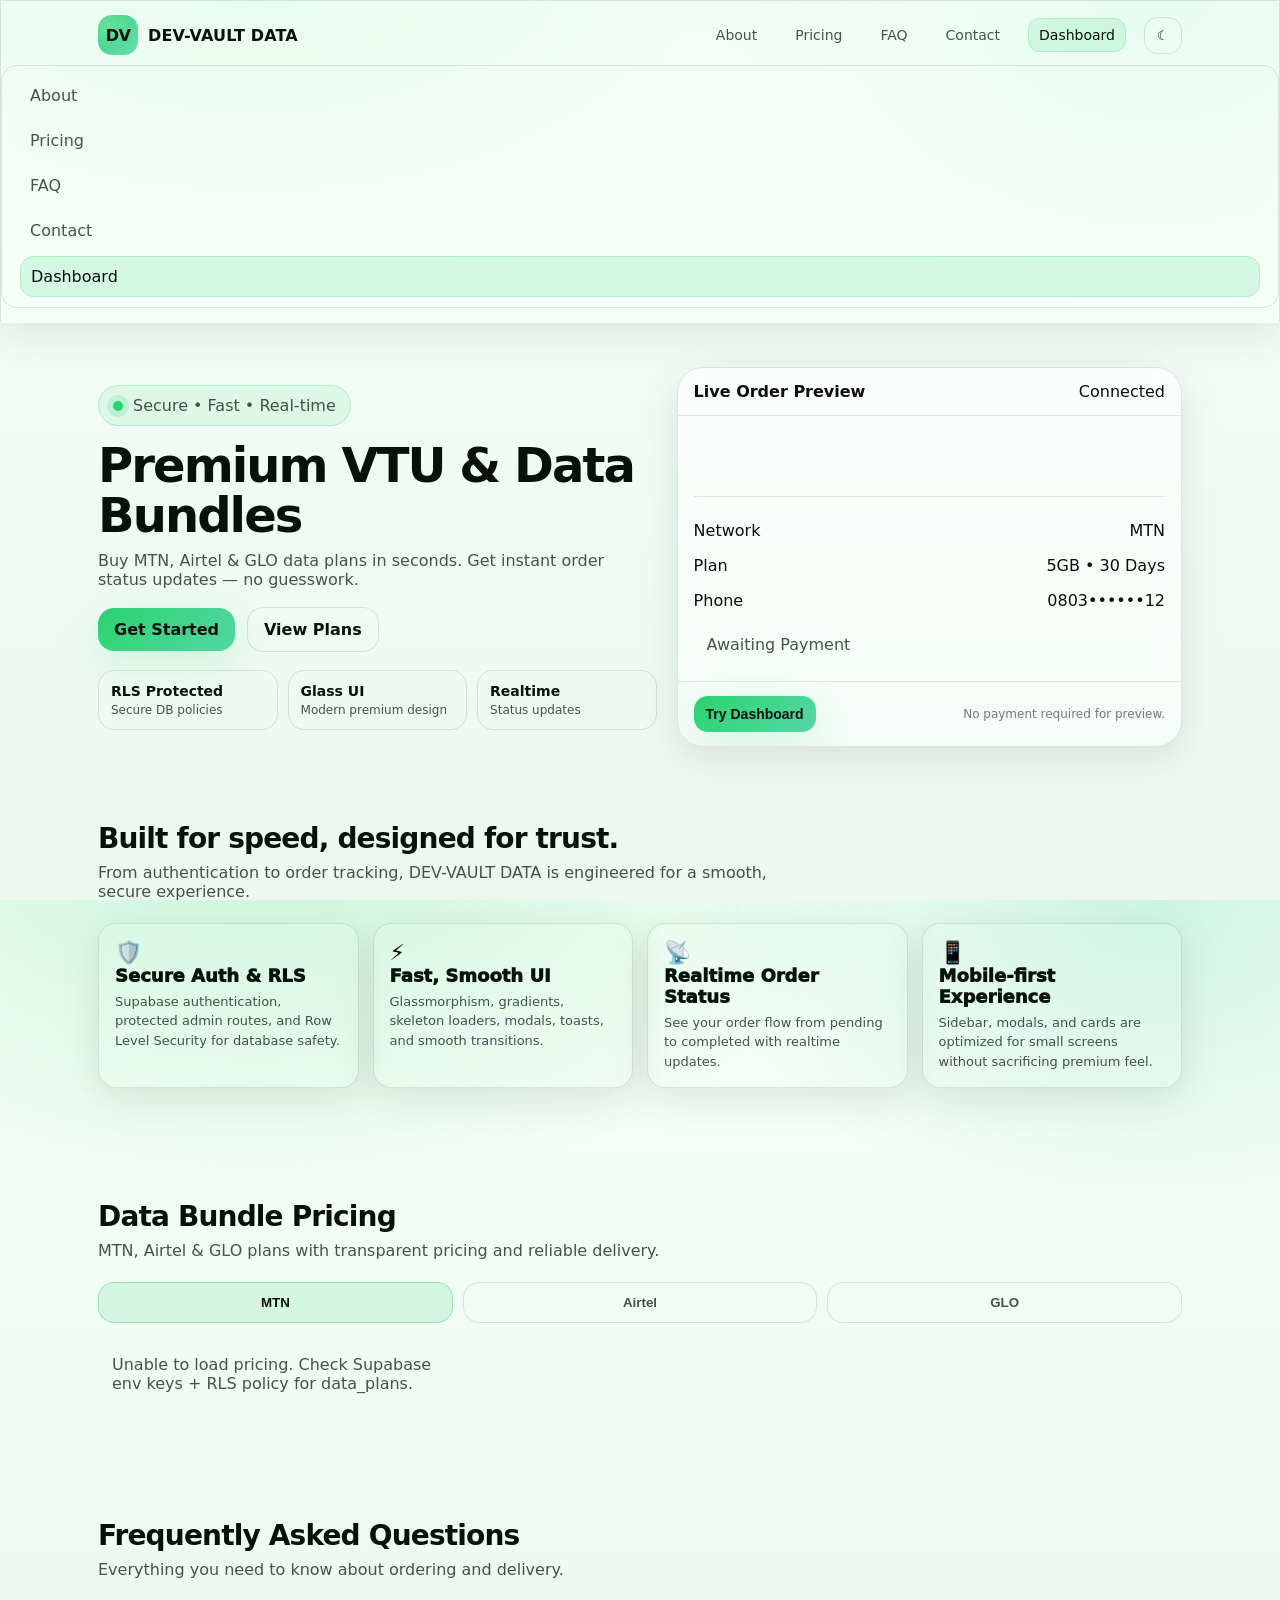
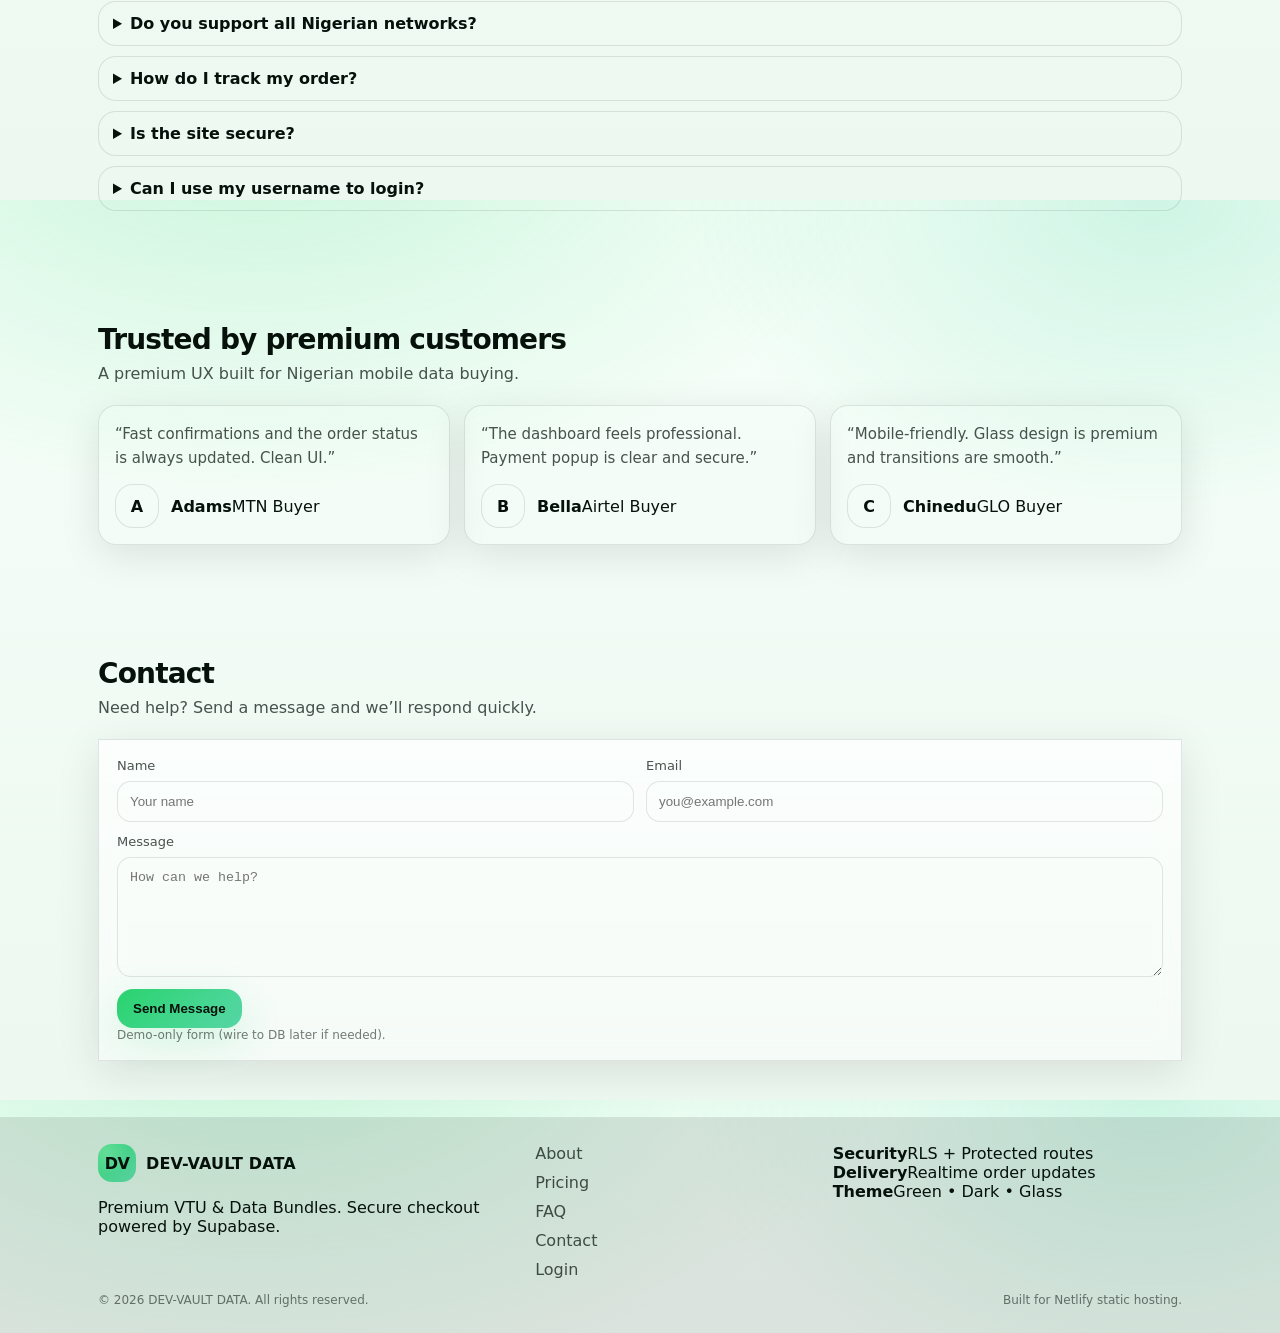
<file: index.html>
<!doctype html>
<html lang="en">
<head>
  <meta charset="UTF-8" />
  <meta name="viewport" content="width=device-width, initial-scale=1.0" />
  <meta name="description" content="DEV-VAULT DATA — premium VTU & data bundles. Secure checkout, fast delivery, real-time order status." />
  <title>DEV-VAULT DATA</title>

  <link rel="stylesheet" href="css/styles.css" />
  <script defer src="js/env.js"></script>
  <script defer src="js/main.js"></script>
  <script type="module" defer src="js/pricing.js"></script>
</head>
<body>
  <div class="bg-grid" aria-hidden="true"></div>

  <header class="topbar glass">
    <div class="container topbar__row">
      <a class="brand" href="#top">
        <span class="brand__mark">DV</span>
        <span class="brand__name">DEV-VAULT DATA</span>
      </a>

      <nav class="topnav" aria-label="Primary">
        <a href="#about" class="topnav__link">About</a>
        <a href="#pricing" class="topnav__link">Pricing</a>
        <a href="#faq" class="topnav__link">FAQ</a>
        <a href="#contact" class="topnav__link">Contact</a>
        <a id="navDashboardLink" class="topnav__link topnav__link--cta" href="dashboard.html">Dashboard</a>
        <button id="themeToggleTop" class="iconbtn" type="button" aria-label="Toggle theme">
          <span class="iconbtn__icon" aria-hidden="true">☾</span>
        </button>
      </nav>

      <button class="hamburger" type="button" aria-label="Open menu">
        <span></span><span></span><span></span>
      </button>
    </div>

    <div class="mobileMenu" hidden>
      <a href="#about" class="mobileMenu__link">About</a>
      <a href="#pricing" class="mobileMenu__link">Pricing</a>
      <a href="#faq" class="mobileMenu__link">FAQ</a>
      <a href="#contact" class="mobileMenu__link">Contact</a>
      <a class="mobileMenu__link mobileMenu__link--cta" href="dashboard.html">Dashboard</a>
    </div>
  </header>

  <main>
    <section class="hero" id="top">
      <div class="container hero__grid">
        <div class="hero__copy">
          <div class="pill">
            <span class="pill__dot" aria-hidden="true"></span>
            Secure • Fast • Real-time
          </div>
          <h1 class="hero__title">Premium VTU & Data Bundles</h1>
          <p class="hero__subtitle">Buy MTN, Airtel & GLO data plans in seconds. Get instant order status updates — no guesswork.</p>
          <div class="hero__actions">
            <a class="btn btn--primary" href="login.html">Get Started</a>
            <a class="btn btn--ghost" href="#pricing">View Plans</a>
          </div>
          <div class="hero__badges">
            <div class="miniStat"><strong>RLS Protected</strong><span>Secure DB policies</span></div>
            <div class="miniStat"><strong>Glass UI</strong><span>Modern premium design</span></div>
            <div class="miniStat"><strong>Realtime</strong><span>Status updates</span></div>
          </div>
        </div>

        <div class="hero__panel glass">
          <div class="panelHeader">
            <div class="panelHeader__title">Live Order Preview</div>
            <div class="panelHeader__status"><span class="pulse" aria-hidden="true"></span> Connected</div>
          </div>
          <div class="panelBody">
            <div class="skeleton skeleton--line" style="width: 78%"></div>
            <div class="skeleton skeleton--line" style="width: 56%"></div>
            <div class="divider"></div>
            <div class="orderPreview">
              <div class="orderPreview__row">
                <span class="label">Network</span>
                <span class="value">MTN</span>
              </div>
              <div class="orderPreview__row">
                <span class="label">Plan</span>
                <span class="value">5GB • 30 Days</span>
              </div>
              <div class="orderPreview__row">
                <span class="label">Phone</span>
                <span class="value">0803••••••12</span>
              </div>
              <div class="orderPreview__tag">Awaiting Payment</div>
            </div>
          </div>
          <div class="panelFooter">
            <button class="btn btn--small btn--primary" type="button" id="heroTryDemo">Try Dashboard</button>
            <div class="fineprint">No payment required for preview.</div>
          </div>
        </div>
      </div>

      <div class="container hero__wave" aria-hidden="true"></div>
    </section>

    <section class="section" id="about">
      <div class="container">
        <div class="sectionHeader">
          <h2 class="sectionTitle">Built for speed, designed for trust.</h2>
          <p class="sectionLead">From authentication to order tracking, DEV-VAULT DATA is engineered for a smooth, secure experience.</p>
        </div>

        <div class="featureGrid">
          <article class="card card--soft">
            <div class="cardIcon" aria-hidden="true">🛡️</div>
            <h3 class="cardTitle">Secure Auth & RLS</h3>
            <p class="cardText">Supabase authentication, protected admin routes, and Row Level Security for database safety.</p>
          </article>
          <article class="card card--soft">
            <div class="cardIcon" aria-hidden="true">⚡</div>
            <h3 class="cardTitle">Fast, Smooth UI</h3>
            <p class="cardText">Glassmorphism, gradients, skeleton loaders, modals, toasts, and smooth transitions.</p>
          </article>
          <article class="card card--soft">
            <div class="cardIcon" aria-hidden="true">📡</div>
            <h3 class="cardTitle">Realtime Order Status</h3>
            <p class="cardText">See your order flow from pending to completed with realtime updates.</p>
          </article>
          <article class="card card--soft">
            <div class="cardIcon" aria-hidden="true">📱</div>
            <h3 class="cardTitle">Mobile-first Experience</h3>
            <p class="cardText">Sidebar, modals, and cards are optimized for small screens without sacrificing premium feel.</p>
          </article>
        </div>
      </div>
    </section>

    <section class="section section--alt" id="pricing">
      <div class="container">
        <div class="sectionHeader">
          <h2 class="sectionTitle">Data Bundle Pricing</h2>
          <p class="sectionLead">MTN, Airtel & GLO plans with transparent pricing and reliable delivery.</p>
        </div>

        <div class="plansTabs">
          <button class="tabBtn is-active" type="button" data-network="MTN">MTN</button>
          <button class="tabBtn" type="button" data-network="AIRTEL">Airtel</button>
          <button class="tabBtn" type="button" data-network="GLO">GLO</button>
        </div>

        <div id="pricingContainer" class="plansGrid" aria-live="polite"></div>
      </div>
    </section>

    <section class="section" id="faq">
      <div class="container">
        <div class="sectionHeader">
          <h2 class="sectionTitle">Frequently Asked Questions</h2>
          <p class="sectionLead">Everything you need to know about ordering and delivery.</p>
        </div>

        <div class="faq">
          <details class="faqItem">
            <summary>Do you support all Nigerian networks?</summary>
            <p>Yes — MTN, Airtel and GLO. We validate phone prefixes automatically before continuing.</p>
          </details>
          <details class="faqItem">
            <summary>How do I track my order?</summary>
            <p>After purchasing, you’ll see real-time status changes on your dashboard as the admin processes your order.</p>
          </details>
          <details class="faqItem">
            <summary>Is the site secure?</summary>
            <p>Yes — Supabase authentication with RLS policies protects user data and admin actions.</p>
          </details>
          <details class="faqItem">
            <summary>Can I use my username to login?</summary>
            <p>Yes — login supports both email+password and username+password. Username is stored in Supabase profiles.</p>
          </details>
        </div>
      </div>
    </section>

    <section class="section section--alt" id="testimonials">
      <div class="container">
        <div class="sectionHeader">
          <h2 class="sectionTitle">Trusted by premium customers</h2>
          <p class="sectionLead">A premium UX built for Nigerian mobile data buying.</p>
        </div>

        <div class="testGrid">
          <article class="card">
            <p class="quote">“Fast confirmations and the order status is always updated. Clean UI.”</p>
            <div class="person"><span class="avatar" aria-hidden="true">A</span><div><strong>Adams</strong><span>MTN Buyer</span></div></div>
          </article>
          <article class="card">
            <p class="quote">“The dashboard feels professional. Payment popup is clear and secure.”</p>
            <div class="person"><span class="avatar" aria-hidden="true">B</span><div><strong>Bella</strong><span>Airtel Buyer</span></div></div>
          </article>
          <article class="card">
            <p class="quote">“Mobile-friendly. Glass design is premium and transitions are smooth.”</p>
            <div class="person"><span class="avatar" aria-hidden="true">C</span><div><strong>Chinedu</strong><span>GLO Buyer</span></div></div>
          </article>
        </div>
      </div>
    </section>

    <section class="section" id="contact">
      <div class="container">
        <div class="sectionHeader">
          <h2 class="sectionTitle">Contact</h2>
          <p class="sectionLead">Need help? Send a message and we’ll respond quickly.</p>
        </div>

        <form id="contactForm" class="formCard glass" autocomplete="on">
          <div class="formRow">
            <label class="field">
              <span>Name</span>
              <input name="name" type="text" placeholder="Your name" required />
            </label>
            <label class="field">
              <span>Email</span>
              <input name="email" type="email" placeholder="you@example.com" required />
            </label>
          </div>
          <label class="field">
            <span>Message</span>
            <textarea name="message" placeholder="How can we help?" rows="5" required></textarea>
          </label>
          <button class="btn btn--primary" type="submit">Send Message</button>
          <div class="fineprint">Demo-only form (wire to DB later if needed).</div>
        </form>
      </div>
    </section>
  </main>

  <footer class="footer">
    <div class="container footer__grid">
      <div>
        <div class="brand brand--footer">
          <span class="brand__mark">DV</span>
          <span class="brand__name">DEV-VAULT DATA</span>
        </div>
        <p class="footerText">Premium VTU & Data Bundles. Secure checkout powered by Supabase.</p>
      </div>
      <div class="footerLinks">
        <a href="#about">About</a>
        <a href="#pricing">Pricing</a>
        <a href="#faq">FAQ</a>
        <a href="#contact">Contact</a>
        <a href="login.html">Login</a>
      </div>
      <div class="footerMeta">
        <div class="metaItem"><strong>Security</strong><span>RLS + Protected routes</span></div>
        <div class="metaItem"><strong>Delivery</strong><span>Realtime order updates</span></div>
        <div class="metaItem"><strong>Theme</strong><span>Green • Dark • Glass</span></div>
      </div>
    </div>
    <div class="container footer__bottom">
      <span>© <span id="year"></span> DEV-VAULT DATA. All rights reserved.</span>
      <span class="footerSmall">Built for Netlify static hosting.</span>
    </div>
  </footer>

  <!-- Toast Container -->
  <div id="toastRoot" class="toastRoot" aria-live="polite" aria-atomic="true"></div>

  <!-- Modal Root -->
  <div id="modalRoot" class="modalRoot" aria-hidden="true"></div>

  <script type="module">
    // Lightweight event hook for hero button
    window.addEventListener('DOMContentLoaded', () => {
      const btn = document.getElementById('heroTryDemo');
      if (btn) btn.addEventListener('click', () => location.href = 'dashboard.html');
    });
  </script>
</body>
</html>
</file>
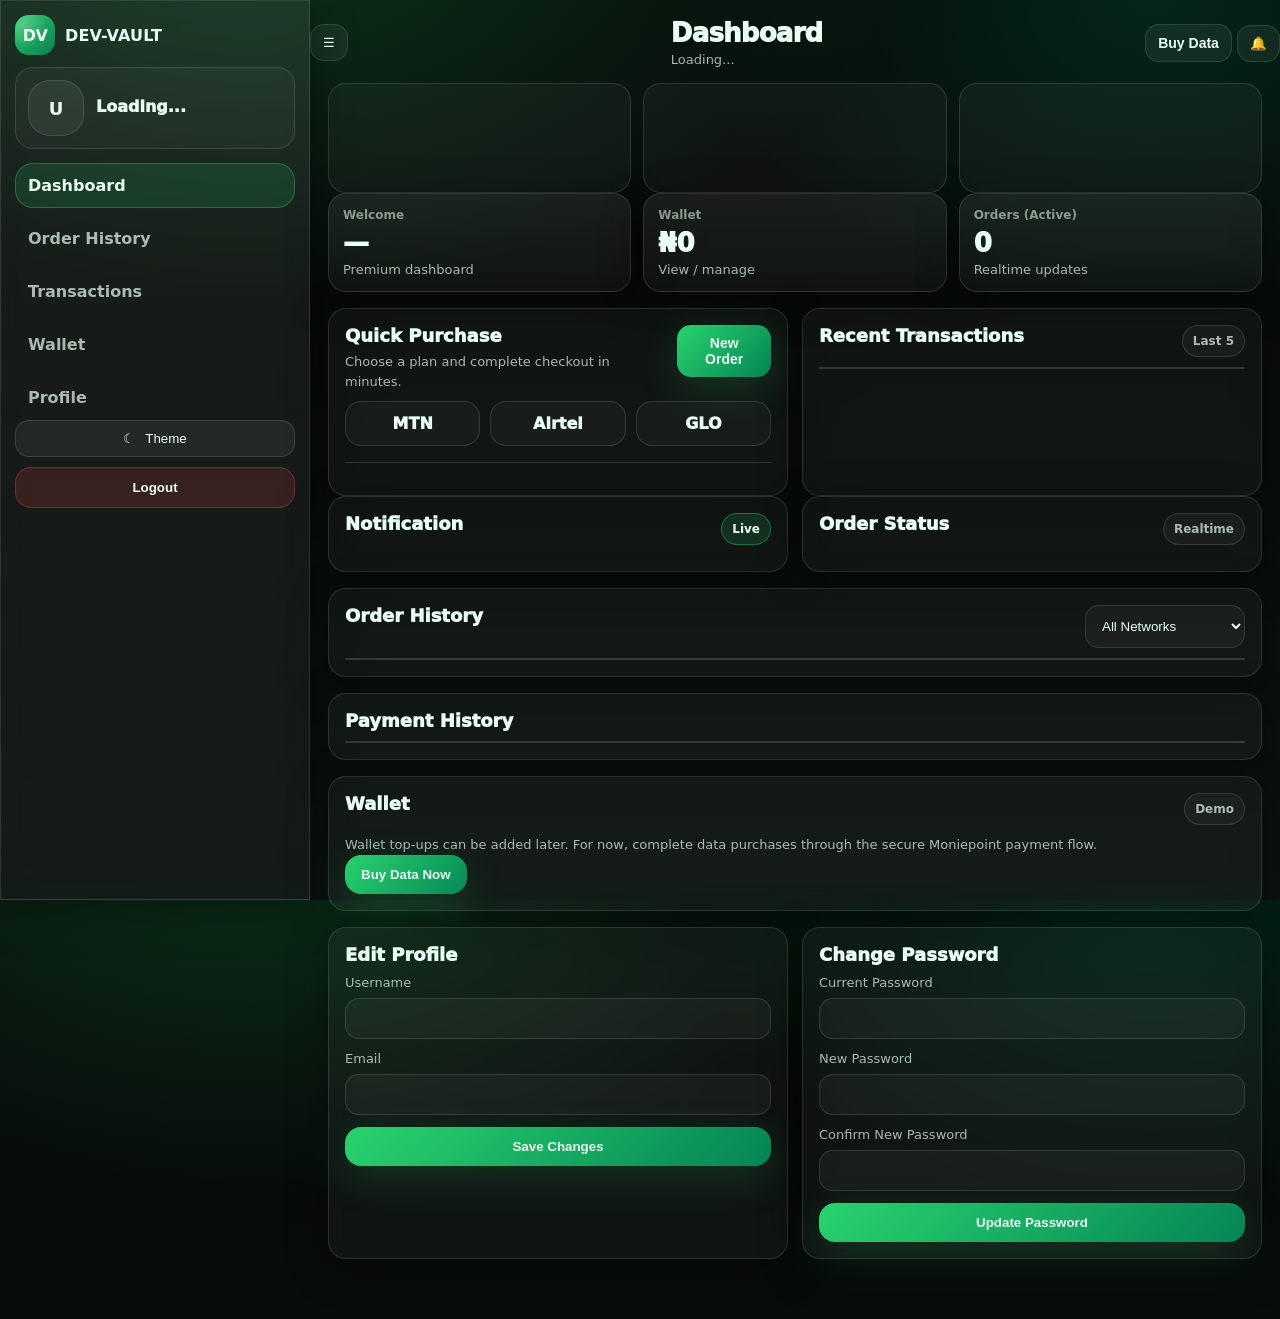
<file: dashboard.html>
<!doctype html>
<html lang="en">
<head>
  <meta charset="UTF-8" />
  <meta name="viewport" content="width=device-width, initial-scale=1.0" />
  <meta name="description" content="User Dashboard — DEV-VAULT DATA" />
  <title>Dashboard — DEV-VAULT DATA</title>
  <link rel="stylesheet" href="css/styles.css" />
  <script defer src="js/env.js"></script>
  <script defer type="module" src="js/app.js"></script>
  <script defer type="module" src="debug-supabase.js"></script>


</head>
<body>
  <div class="bg-grid" aria-hidden="true"></div>

  <div class="appShell">
    <aside id="sidebar" class="sidebar glass" aria-label="Sidebar navigation">
      <div class="sidebar__brand">
        <div class="brand brand--compact">
          <span class="brand__mark">DV</span>
          <span class="brand__name">DEV-VAULT</span>
        </div>
      </div>

      <div class="sidebar__user">
        <div class="avatar avatar--big" id="sidebarAvatar" aria-hidden="true">U</div>
        <div>
          <div class="sidebar__username" id="sidebarUsername">Loading...</div>
          <div class="sidebar__email" id="sidebarEmail"></div>
        </div>
      </div>

      <nav class="sidebar__nav">
        <a class="sidebar__link is-active" data-view="home" href="#">Dashboard</a>
        <a class="sidebar__link" data-view="orders" href="#">Order History</a>
        <a class="sidebar__link" data-view="transactions" href="#">Transactions</a>
        <a class="sidebar__link" data-view="wallet" href="#">Wallet</a>
        <a class="sidebar__link" data-view="profile" href="#">Profile</a>
      </nav>

      <div class="sidebar__actions">
        <button id="themeToggleSidebar" class="iconbtn iconbtn--full" type="button">
          <span class="iconbtn__icon" aria-hidden="true">☾</span>
          <span>Theme</span>
        </button>
        <button id="logoutBtn" class="btn btn--danger btn--full" type="button">Logout</button>
      </div>
    </aside>

    <section class="main" aria-label="Main content">
      <header class="pageTop">
        <button class="iconbtn" type="button" id="sidebarToggle" aria-label="Toggle sidebar">☰</button>
        <div class="pageTop__title">
          <div class="h1" id="pageHeading">Dashboard</div>
          <div class="sub" id="pageSubheading">Loading...</div>
        </div>
        <div class="pageTop__right">
          <button class="btn btn--small btn--ghost" type="button" id="openPurchaseBtn">Buy Data</button>
          <button class="iconbtn" type="button" id="notifBell" aria-label="Notifications">
            🔔
            <span class="notifDot" id="notifDot" hidden></span>
          </button>
        </div>
      </header>

      <div class="container">
        <div id="dashboardSkeleton" class="gridSkeleton" aria-hidden="true">
          <div class="skCard"></div><div class="skCard"></div><div class="skCard"></div>
        </div>

        <div id="dashboardContent" class="dashboardContent" hidden>
          <section class="statsRow">
            <div class="statWidget glass">
              <div class="statWidget__label">Welcome</div>
              <div class="statWidget__value" id="welcomeMsg">—</div>
              <div class="statWidget__hint">Premium dashboard</div>
            </div>
            <div class="statWidget glass">
              <div class="statWidget__label">Wallet</div>
              <div class="statWidget__value" id="walletValue">₦0</div>
              <div class="statWidget__hint">View / manage</div>
            </div>
            <div class="statWidget glass">
              <div class="statWidget__label">Orders (Active)</div>
              <div class="statWidget__value" id="activeOrders">0</div>
              <div class="statWidget__hint">Realtime updates</div>
            </div>
          </section>

          <section id="viewHome" class="view" data-view="home">
            <div class="grid2">
              <div class="card card--panel glass">
                <div class="cardHeader">
                  <div>
                    <h3 class="cardTitle">Quick Purchase</h3>
                    <p class="cardText">Choose a plan and complete checkout in minutes.</p>
                  </div>
                  <button class="btn btn--small btn--primary" type="button" id="openPurchaseBtn2">New Order</button>
                </div>

                <div class="quickNetworks">
                  <div class="quickNet" data-network="MTN">MTN</div>
                  <div class="quickNet" data-network="AIRTEL">Airtel</div>
                  <div class="quickNet" data-network="GLO">GLO</div>
                </div>

                <div class="divider"></div>

                <div class="bundlePreview" id="bundlePreviewGrid"></div>
              </div>

              <div class="card glass">
                <div class="cardHeader">
                  <h3 class="cardTitle">Recent Transactions</h3>
                  <span class="chip">Last 5</span>
                </div>
                <div class="tableWrap" id="recentTransactionsWrap"></div>
                <div class="emptyState" id="recentTransactionsEmpty" hidden>
                  No transactions yet.
                </div>
              </div>
            </div>

            <div class="grid2">
              <div class="card glass">
                <div class="cardHeader">
                  <h3 class="cardTitle">Notification</h3>
                  <span class="chip chip--green">Live</span>
                </div>
                <div id="notificationsWrap" class="list"></div>
                <div class="emptyState" id="notificationsEmpty" hidden>No notifications.</div>
              </div>

              <div class="card glass">
                <div class="cardHeader">
                  <h3 class="cardTitle">Order Status</h3>
                  <span class="chip">Realtime</span>
                </div>
                <div id="statusFeed" class="statusFeed"></div>
              </div>
            </div>
          </section>

          <section id="viewOrders" class="view" data-view="orders" hidden>
            <div class="card glass">
              <div class="cardHeader">
                <h3 class="cardTitle">Order History</h3>
                <div class="row">
                  <select id="ordersNetworkFilter" class="select">
                    <option value="ALL">All Networks</option>
                    <option value="MTN">MTN</option>
                    <option value="AIRTEL">Airtel</option>
                    <option value="GLO">GLO</option>
                  </select>
                </div>
              </div>
              <div id="ordersTableWrap" class="tableWrap"></div>
              <div class="emptyState" id="ordersEmpty" hidden>No orders found.</div>
            </div>
          </section>

          <section id="viewTransactions" class="view" data-view="transactions" hidden>
            <div class="card glass">
              <div class="cardHeader">
                <h3 class="cardTitle">Payment History</h3>
              </div>
              <div id="transactionsTableWrap" class="tableWrap"></div>
              <div class="emptyState" id="transactionsEmpty" hidden>No payments recorded.</div>
            </div>
          </section>

          <section id="viewWallet" class="view" data-view="wallet" hidden>
            <div class="card glass">
              <div class="cardHeader">
                <h3 class="cardTitle">Wallet</h3>
                <span class="chip">Demo</span>
              </div>
              <p class="cardText">Wallet top-ups can be added later. For now, complete data purchases through the secure Moniepoint payment flow.</p>
              <button class="btn btn--primary" type="button" id="walletBuyNow">Buy Data Now</button>
            </div>
          </section>

          <section id="viewProfile" class="view" data-view="profile" hidden>
            <div class="grid2">
              <div class="card glass">
                <div class="cardHeader">
                  <h3 class="cardTitle">Edit Profile</h3>
                </div>
                <form id="profileForm" class="form">
                  <label class="field">
                    <span>Username</span>
                    <input name="username" id="profileUsername" type="text" required minlength="3" maxlength="18" />
                  </label>
                  <label class="field">
                    <span>Email</span>
                    <input name="email" id="profileEmail" type="email" required />
                  </label>
                  <button class="btn btn--primary" type="submit">Save Changes</button>
                  <div class="errorBox" id="profileError" hidden></div>
                </form>
              </div>

              <div class="card glass">
                <div class="cardHeader">
                  <h3 class="cardTitle">Change Password</h3>
                </div>
                <form id="passwordForm" class="form">
                  <label class="field">
                    <span>Current Password</span>
                    <input name="currentPassword" type="password" required minlength="6" />
                  </label>
                  <label class="field">
                    <span>New Password</span>
                    <input name="newPassword" type="password" required minlength="6" />
                  </label>
                  <label class="field">
                    <span>Confirm New Password</span>
                    <input name="newPasswordConfirm" type="password" required minlength="6" />
                  </label>
                  <button class="btn btn--primary" type="submit">Update Password</button>
                  <div class="errorBox" id="passwordError" hidden></div>
                </form>
              </div>
            </div>
          </section>
        </div>
      </div>
    </section>
  </div>

  <div id="toastRoot" class="toastRoot" aria-live="polite" aria-atomic="true"></div>
  <div id="modalRoot" class="modalRoot" aria-hidden="true"></div>
</body>
</html>
</file>
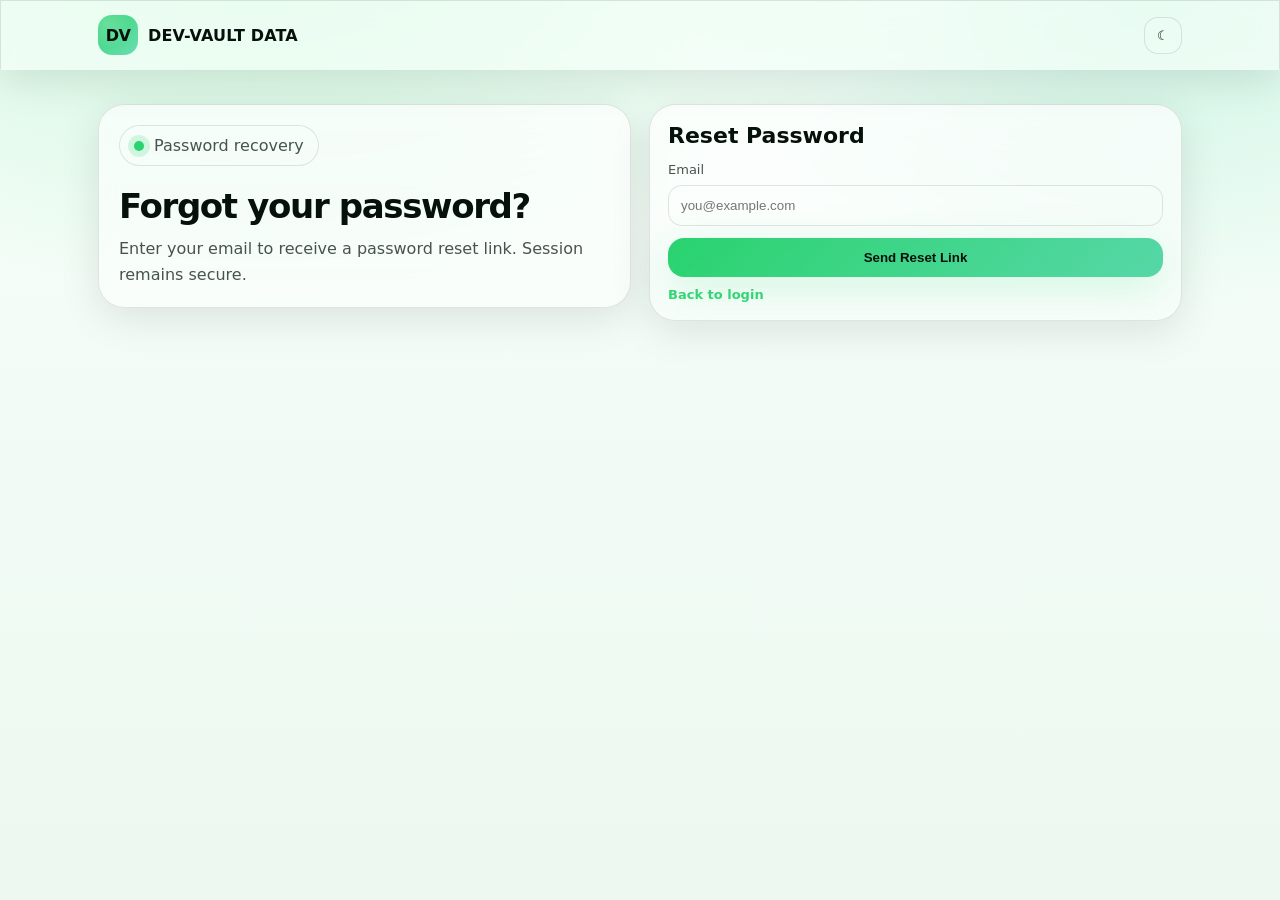
<file: forgot-password.html>
<!doctype html>
<html lang="en">
<head>
  <meta charset="UTF-8" />
  <meta name="viewport" content="width=device-width, initial-scale=1.0" />
  <meta name="description" content="Forgot password — DEV-VAULT DATA" />
  <title>Forgot Password — DEV-VAULT DATA</title>
  <link rel="stylesheet" href="css/styles.css" />
  <script defer src="js/env.js"></script>
  <script defer src="js/auth.js"></script>
  <script defer src="js/main.js"></script>
</head>
<body>
  <div class="bg-grid" aria-hidden="true"></div>

  <header class="topbar glass">
    <div class="container topbar__row">
      <a class="brand" href="index.html">
        <span class="brand__mark">DV</span>
        <span class="brand__name">DEV-VAULT DATA</span>
      </a>
      <button id="themeToggle" class="iconbtn" type="button" aria-label="Toggle theme">
        <span class="iconbtn__icon" aria-hidden="true">☾</span>
      </button>
    </div>
  </header>

  <main class="authPage">
    <div class="container authGrid">
      <section class="authHero glass" aria-hidden="true">
        <div class="pill pill--invert"><span class="pill__dot"></span> Password recovery</div>
        <h1 class="authTitle">Forgot your password?</h1>
        <p class="authText">Enter your email to receive a password reset link. Session remains secure.</p>
      </section>

      <section class="authCard glass">
        <form id="forgotForm" class="form" autocomplete="on">
          <h2 class="formTitle">Reset Password</h2>

          <label class="field">
            <span>Email</span>
            <input name="email" type="email" placeholder="you@example.com" required />
          </label>

          <button id="forgotBtn" class="btn btn--primary" type="submit">
            <span class="btn__text">Send Reset Link</span>
            <span class="btnSpinner" hidden aria-hidden="true"></span>
          </button>

          <div class="errorBox" id="forgotError" hidden></div>
          <div class="successBox" id="forgotSuccess" hidden></div>

          <div class="formFooter">
            <a class="link" href="login.html">Back to login</a>
          </div>
        </form>
      </section>
    </div>
  </main>

  <div id="toastRoot" class="toastRoot" aria-live="polite" aria-atomic="true"></div>
  <div id="modalRoot" class="modalRoot" aria-hidden="true"></div>
</body>
</html>
</file>
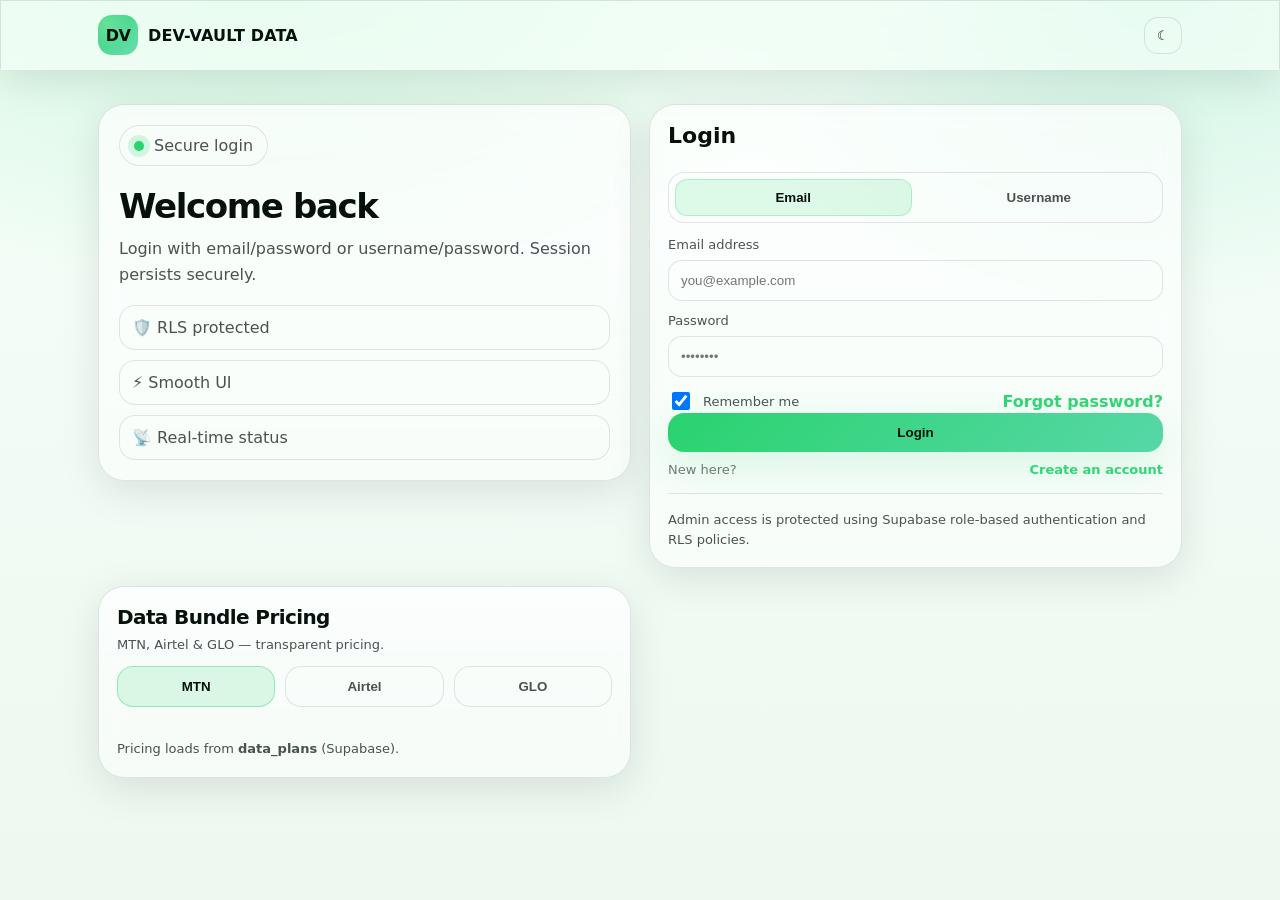
<file: login.html>
<!doctype html>
<html lang="en">
<head>
  <meta charset="UTF-8" />
  <meta name="viewport" content="width=device-width, initial-scale=1.0" />
  <meta name="description" content="Login to DEV-VAULT DATA" />
  <title>Login — DEV-VAULT DATA</title>
  <link rel="stylesheet" href="css/styles.css" />
  <script defer src="js/env.js"></script>
  <script defer type="module" src="js/auth.js"></script>
  <script defer type="module" src="js/main.js"></script>


</head>

<body>
  <div class="bg-grid" aria-hidden="true"></div>

  <header class="topbar glass">
    <div class="container topbar__row">
      <a class="brand" href="index.html">
        <span class="brand__mark">DV</span>
        <span class="brand__name">DEV-VAULT DATA</span>
      </a>
      <div class="topbar__right">
        <button id="themeToggle" class="iconbtn" type="button" aria-label="Toggle theme">
          <span class="iconbtn__icon" aria-hidden="true">☾</span>
        </button>
      </div>
    </div>
  </header>

  <main class="authPage">
    <div class="container authGrid">
      <section class="authHero glass" aria-hidden="true">
        <div class="pill pill--invert"><span class="pill__dot"></span> Secure login</div>
        <h1 class="authTitle">Welcome back</h1>
        <p class="authText">Login with email/password or username/password. Session persists securely.</p>

        <div class="authHighlights">
          <div class="miniBullet">🛡️ RLS protected</div>
          <div class="miniBullet">⚡ Smooth UI</div>
          <div class="miniBullet">📡 Real-time status</div>
        </div>
      </section>

      <section class="authCard glass">
        <form id="loginForm" class="form" autocomplete="on">
          <h2 class="formTitle">Login</h2>

          <div class="segmented" role="tablist" aria-label="Login mode">
            <button class="segmented__btn is-active" type="button" data-mode="email">Email</button>
            <button class="segmented__btn" type="button" data-mode="username">Username</button>
          </div>

          <label class="field" id="loginIdentifierField">
            <span id="identifierLabel">Email address</span>
            <input name="identifier" id="identifier" type="email" placeholder="you@example.com" required />
          </label>

          <label class="field">
            <span>Password</span>
            <input name="password" id="password" type="password" placeholder="••••••••" required minlength="6" />
          </label>

          <div class="row row--between">
            <label class="check">
              <input type="checkbox" name="remember" checked />
              <span>Remember me</span>
            </label>
            <a class="link" href="forgot-password.html">Forgot password?</a>
          </div>

          <button id="loginBtn" class="btn btn--primary" type="submit">
            <span class="btn__text">Login</span>
            <span class="btnSpinner" hidden aria-hidden="true"></span>
          </button>

          <div class="formFooter">
            <span>New here?</span>
            <a class="link" href="signup.html">Create an account</a>
          </div>

          <div class="errorBox" id="loginError" hidden></div>
        </form>

        <div class="divider"></div>

        <div class="smallNote">
          Admin access is protected using Supabase role-based authentication and RLS policies.
        </div>
      </section>

      <section class="authCard glass">
        <div class="sectionHeader" style="margin-bottom:14px">
          <h2 class="sectionTitle" style="font-size:20px">Data Bundle Pricing</h2>
          <p class="sectionLead" style="font-size:13px">MTN, Airtel & GLO — transparent pricing.</p>
        </div>

        <div class="plansTabs">
          <button class="tabBtn is-active" type="button" data-network="MTN">MTN</button>
          <button class="tabBtn" type="button" data-network="AIRTEL">Airtel</button>
          <button class="tabBtn" type="button" data-network="GLO">GLO</button>
        </div>

        <div id="pricingContainer" class="plansGrid" aria-live="polite"></div>

        <div class="smallNote" style="margin-top:14px">
          Pricing loads from <strong>data_plans</strong> (Supabase).
        </div>
      </section>
    </div>
  </main>

  <div id="toastRoot" class="toastRoot" aria-live="polite" aria-atomic="true"></div>
  <div id="modalRoot" class="modalRoot" aria-hidden="true"></div>
</body>
</html>
</file>
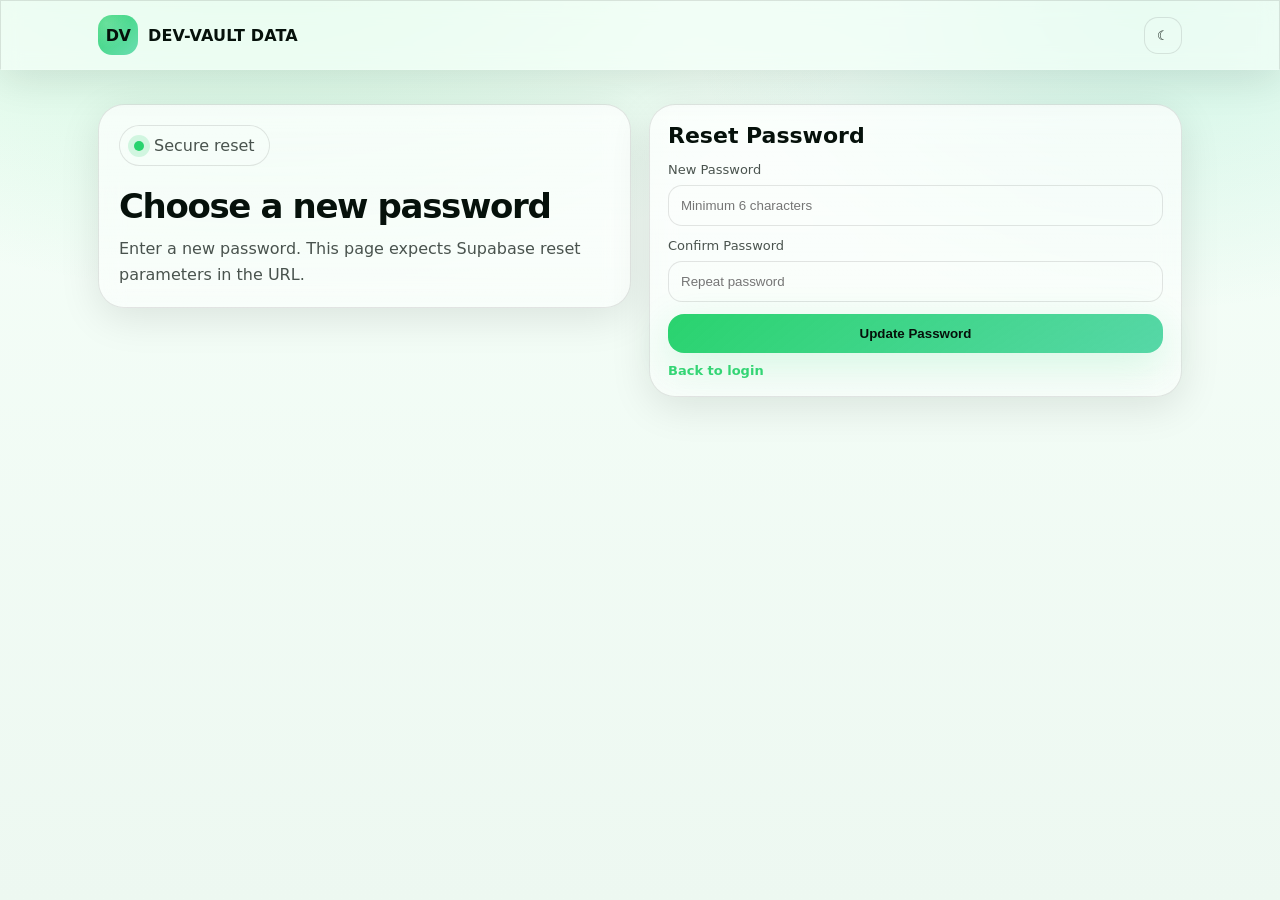
<file: reset-password.html>
<!doctype html>
<html lang="en">
<head>
  <meta charset="UTF-8" />
  <meta name="viewport" content="width=device-width, initial-scale=1.0" />
  <meta name="description" content="Reset password — DEV-VAULT DATA" />
  <title>Reset Password — DEV-VAULT DATA</title>
  <link rel="stylesheet" href="css/styles.css" />
  <script defer src="js/env.js"></script>
  <script defer src="js/auth.js"></script>
  <script defer src="js/main.js"></script>
</head>
<body>
  <div class="bg-grid" aria-hidden="true"></div>

  <header class="topbar glass">
    <div class="container topbar__row">
      <a class="brand" href="index.html">
        <span class="brand__mark">DV</span>
        <span class="brand__name">DEV-VAULT DATA</span>
      </a>
      <button id="themeToggle" class="iconbtn" type="button" aria-label="Toggle theme">
        <span class="iconbtn__icon" aria-hidden="true">☾</span>
      </button>
    </div>
  </header>

  <main class="authPage">
    <div class="container authGrid">
      <section class="authHero glass" aria-hidden="true">
        <div class="pill pill--invert"><span class="pill__dot"></span> Secure reset</div>
        <h1 class="authTitle">Choose a new password</h1>
        <p class="authText">Enter a new password. This page expects Supabase reset parameters in the URL.</p>
      </section>

      <section class="authCard glass">
        <form id="resetForm" class="form" autocomplete="on">
          <h2 class="formTitle">Reset Password</h2>

          <label class="field">
            <span>New Password</span>
            <input name="password" type="password" placeholder="Minimum 6 characters" required minlength="6" />
          </label>

          <label class="field">
            <span>Confirm Password</span>
            <input name="passwordConfirm" type="password" placeholder="Repeat password" required minlength="6" />
          </label>

          <button id="resetBtn" class="btn btn--primary" type="submit">
            <span class="btn__text">Update Password</span>
            <span class="btnSpinner" hidden aria-hidden="true"></span>
          </button>

          <div class="errorBox" id="resetError" hidden></div>
          <div class="successBox" id="resetSuccess" hidden></div>

          <div class="formFooter">
            <a class="link" href="login.html">Back to login</a>
          </div>
        </form>
      </section>
    </div>
  </main>

  <div id="toastRoot" class="toastRoot" aria-live="polite" aria-atomic="true"></div>
  <div id="modalRoot" class="modalRoot" aria-hidden="true"></div>
</body>
</html>
</file>
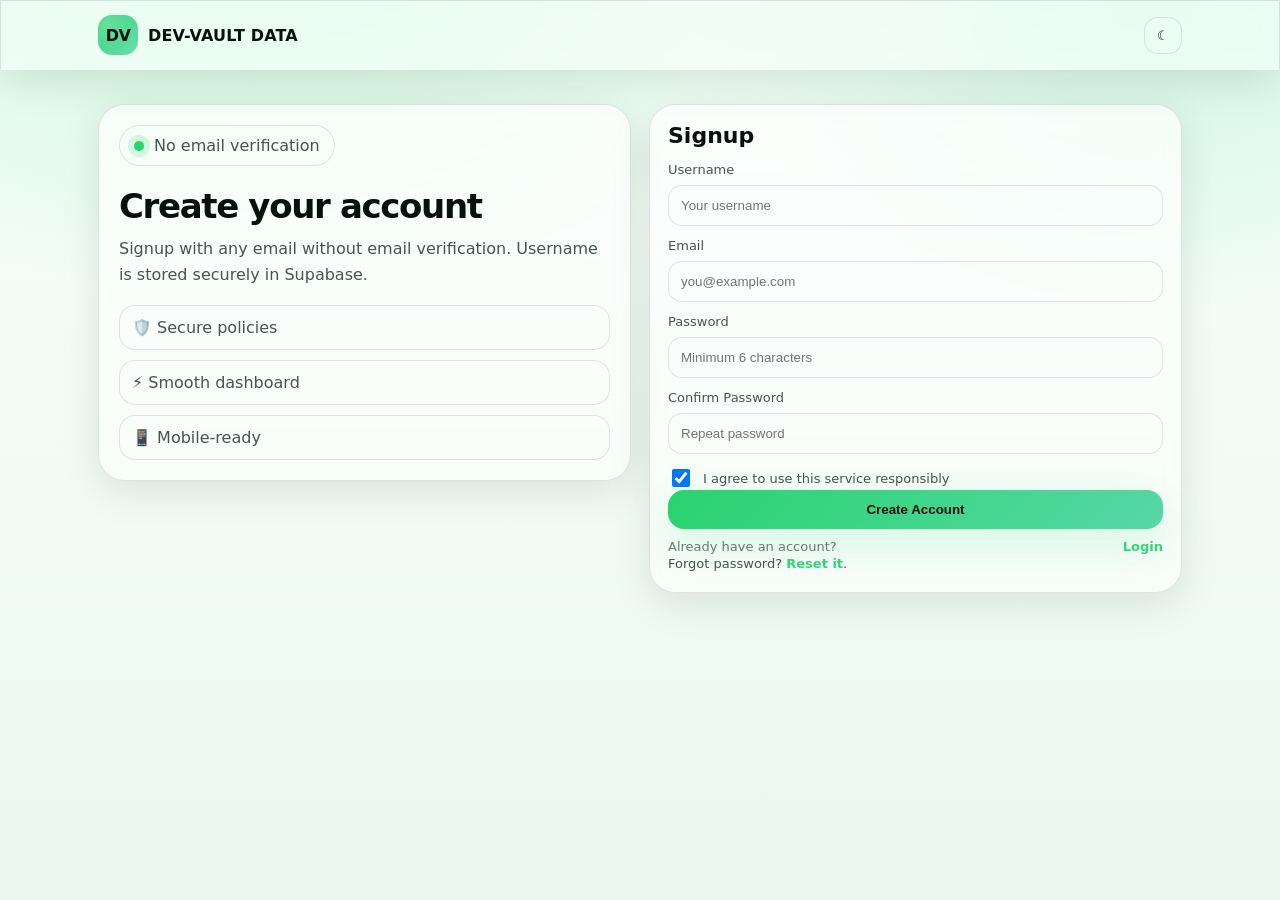
<file: signup.html>
<!doctype html>
<html lang="en">
<head>
  <meta charset="UTF-8" />
  <meta name="viewport" content="width=device-width, initial-scale=1.0" />
  <meta name="description" content="Signup — DEV-VAULT DATA" />
  <title>Signup — DEV-VAULT DATA</title>
  <link rel="stylesheet" href="css/styles.css" />
  <script defer src="js/env.js"></script>
  <script defer type="module" src="js/auth.js"></script>
  <script defer type="module" src="js/main.js"></script>


</head>
<body>
  <div class="bg-grid" aria-hidden="true"></div>

  <header class="topbar glass">
    <div class="container topbar__row">
      <a class="brand" href="index.html">
        <span class="brand__mark">DV</span>
        <span class="brand__name">DEV-VAULT DATA</span>
      </a>
      <button id="themeToggle" class="iconbtn" type="button" aria-label="Toggle theme">
        <span class="iconbtn__icon" aria-hidden="true">☾</span>
      </button>
    </div>
  </header>

  <main class="authPage">
    <div class="container authGrid">
      <section class="authHero glass" aria-hidden="true">
        <div class="pill pill--invert"><span class="pill__dot"></span> No email verification</div>
        <h1 class="authTitle">Create your account</h1>
        <p class="authText">Signup with any email without email verification. Username is stored securely in Supabase.</p>
        <div class="authHighlights">
          <div class="miniBullet">🛡️ Secure policies</div>
          <div class="miniBullet">⚡ Smooth dashboard</div>
          <div class="miniBullet">📱 Mobile-ready</div>
        </div>
      </section>

      <section class="authCard glass">
        <form id="signupForm" class="form" autocomplete="on">
          <h2 class="formTitle">Signup</h2>

          <label class="field">
            <span>Username</span>
            <input name="username" type="text" placeholder="Your username" required minlength="3" maxlength="18" />
          </label>

          <label class="field">
            <span>Email</span>
            <input name="email" type="email" placeholder="you@example.com" required />
          </label>

          <label class="field">
            <span>Password</span>
            <input name="password" type="password" placeholder="Minimum 6 characters" required minlength="6" />
          </label>

          <label class="field">
            <span>Confirm Password</span>
            <input name="passwordConfirm" type="password" placeholder="Repeat password" required minlength="6" />
          </label>

          <div class="row row--between">
            <label class="check">
              <input type="checkbox" name="agree" required checked />
              <span>I agree to use this service responsibly</span>
            </label>
          </div>

          <button id="signupBtn" class="btn btn--primary" type="submit">
            <span class="btn__text">Create Account</span>
            <span class="btnSpinner" hidden aria-hidden="true"></span>
          </button>

          <div class="formFooter">
            <span>Already have an account?</span>
            <a class="link" href="login.html">Login</a>
          </div>

          <div class="errorBox" id="signupError" hidden></div>
        </form>

        <div class="smallNote">Forgot password? <a class="link" href="forgot-password.html">Reset it</a>.</div>
      </section>
    </div>
  </main>

  <div id="toastRoot" class="toastRoot" aria-live="polite" aria-atomic="true"></div>
  <div id="modalRoot" class="modalRoot" aria-hidden="true"></div>
</body>
</html>
</file>
<file: css/styles.css>
/* DEV-VAULT DATA — Premium UI (pure CSS) */

:root{
  --bg0:#050806;
  --bg1:#0b1210;
  --card:rgba(255,255,255,.06);
  --card2:rgba(255,255,255,.10);
  --stroke:rgba(255,255,255,.12);
  --stroke2:rgba(0,0,0,.18);
  --text:#eafff3;
  --muted:rgba(234,255,243,.7);
  --muted2:rgba(234,255,243,.55);
  --green:#29d36e;
  --green2:#00c27a;
  --danger:#ff4d4d;
  --shadow: 0 18px 70px rgba(0,0,0,.45);
  --shadow2: 0 10px 40px rgba(0,0,0,.35);
  --radius:18px;
  --radius2:26px;
  --container: 1120px;

  --focus: 0 0 0 4px rgba(41,211,110,.22);
}

:root[data-theme='light']{
  --bg0:#f6fff9;
  --bg1:#edf8f1;
  --card:rgba(0,0,0,.04);
  --card2:rgba(0,0,0,.06);
  --stroke:rgba(0,0,0,.10);
  --stroke2:rgba(0,0,0,.14);
  --text:#06110b;
  --muted:rgba(6,17,11,.72);
  --muted2:rgba(6,17,11,.55);
  --shadow: 0 18px 70px rgba(0,0,0,.10);
  --shadow2: 0 10px 40px rgba(0,0,0,.10);
  --focus: 0 0 0 4px rgba(0,194,122,.18);
}

*{box-sizing:border-box;}
html,body{height:100%;}
body{
  margin:0;
  font-family: ui-sans-serif, system-ui, -apple-system, Segoe UI, Roboto, Helvetica, Arial, "Apple Color Emoji","Segoe UI Emoji";
  background: radial-gradient(1200px 700px at 20% -10%, rgba(41,211,110,.22), transparent 55%),
              radial-gradient(900px 600px at 90% 0%, rgba(0,194,122,.16), transparent 52%),
              linear-gradient(180deg, var(--bg0), var(--bg1));
  color: var(--text);
  overflow-x:hidden;
}

a{color:inherit; text-decoration:none;}

.bg-grid{
  position:fixed; inset:0;
  background-image:
    linear-gradient(rgba(255,255,255,.05) 1px, transparent 1px),
    linear-gradient(90deg, rgba(255,255,255,.04) 1px, transparent 1px);
  background-size: 38px 38px;
  opacity:.14;
  pointer-events:none;
  transform: translateZ(0);
}
:root[data-theme='light'] .bg-grid{opacity:.10;}

.container{max-width:var(--container); margin:0 auto; padding:0 18px;}

.glass{
  background: linear-gradient(180deg, rgba(255,255,255,.08), rgba(255,255,255,.04));
  border: 1px solid var(--stroke);
  backdrop-filter: blur(12px);
  -webkit-backdrop-filter: blur(12px);
  box-shadow: var(--shadow2);
}
:root[data-theme='light'] .glass{
  background: linear-gradient(180deg, rgba(255,255,255,.70), rgba(255,255,255,.45));
}

.topbar{
  position:sticky; top:0; z-index:50;
  padding:14px 0;
  border-bottom:1px solid rgba(255,255,255,.06);
  background: rgba(5,8,6,.55);
  backdrop-filter: blur(10px);
}
:root[data-theme='light'] .topbar{background: rgba(246,255,249,.65);}

.topbar__row{display:flex; align-items:center; justify-content:space-between; gap:12px;}
.brand{display:flex; align-items:center; gap:10px;}
.brand__mark{
  width:40px; height:40px;
  border-radius:14px;
  display:grid; place-items:center;
  background: radial-gradient(circle at 20% 20%, rgba(255,255,255,.22), transparent 55%),
              linear-gradient(135deg, rgba(41,211,110,.95), rgba(0,194,122,.55));
  font-weight:900; letter-spacing:-.04em;
}
.brand__name{font-weight:850; letter-spacing:.01em;}

.topnav{display:flex; gap:18px; align-items:center;}
.topnav__link{font-size:14px; color: var(--muted); padding:8px 10px; border-radius:12px; transition:.2s;}
.topnav__link:hover{color:var(--text); background: rgba(255,255,255,.06);}
.topnav__link--cta{background: rgba(41,211,110,.14); border:1px solid rgba(41,211,110,.24); color: var(--text);}

.hamburger{display:none; background:transparent; border:0; width:42px; height:38px; border-radius:12px; cursor:pointer;}
.hamburger span{display:block; height:2px; background: rgba(255,255,255,.85); margin:7px 10px; border-radius:2px;}
:root[data-theme='light'] .hamburger span{background: rgba(0,0,0,.70);} 

.mobileMenu{margin-top:10px; display:grid; gap:6px; padding:10px 18px; border-radius:16px; border:1px solid var(--stroke); background: rgba(255,255,255,.04);}
.mobileMenu__link{padding:10px 10px; border-radius:14px; color:var(--muted);}
.mobileMenu__link--cta{background: rgba(41,211,110,.16); border:1px solid rgba(41,211,110,.22); color:var(--text);}

.iconbtn{background: rgba(255,255,255,.06); border:1px solid var(--stroke); color: var(--text); border-radius:14px; padding:10px 12px; cursor:pointer; transition:.2s;}
.iconbtn:hover{transform: translateY(-1px); background: rgba(255,255,255,.10);} 
.iconbtn:focus{outline:none; box-shadow: var(--focus);} 
.iconbtn--full{display:flex; width:100%; align-items:center; justify-content:center; gap:10px;}
.iconbtn__icon{opacity:.95;}

.hero{padding:44px 0 18px; position:relative;}
.hero__grid{display:grid; grid-template-columns: 1.05fr .95fr; gap:20px; align-items:start;}
.hero__copy{padding:18px 0;}
.pill{display:inline-flex; align-items:center; gap:10px; padding:10px 14px; border-radius:999px; border:1px solid rgba(41,211,110,.25); background: rgba(41,211,110,.10); color: var(--muted);}
.pill__dot{width:10px; height:10px; border-radius:50%; background: var(--green); box-shadow: 0 0 0 6px rgba(41,211,110,.18);}
.pill--invert{background: rgba(255,255,255,.06); border-color: var(--stroke);}

.hero__title{margin:14px 0 10px; font-size:48px; line-height:1.05; letter-spacing:-.04em;}
.hero__subtitle{margin:0 0 18px; color: var(--muted); font-size:16px; max-width:520px;}
.hero__actions{display:flex; gap:12px; align-items:center;}

.btn{border:0; border-radius:16px; padding:12px 16px; font-weight:780; cursor:pointer; transition:.2s; display:inline-flex; align-items:center; justify-content:center; gap:10px; color:var(--text);}
.btn:focus{outline:none; box-shadow: var(--focus);} 
.btn--primary{background: linear-gradient(135deg, rgba(41,211,110,1), rgba(0,194,122,.65)); box-shadow: 0 12px 40px rgba(41,211,110,.18);} 
.btn--primary:hover{transform: translateY(-1px); filter:saturate(1.05);} 
.btn--ghost{background: rgba(255,255,255,.06); border:1px solid var(--stroke); color: var(--text);} 
.btn--danger{background: rgba(255,77,77,.14); border:1px solid rgba(255,77,77,.30);} 
.btn--small{padding:10px 12px; border-radius:14px; font-size:14px;}

.btnSpinner{width:16px; height:16px; border-radius:50%; border:2px solid rgba(255,255,255,.35); border-top-color: rgba(255,255,255,.95); animation: spin 1s linear infinite;}
@keyframes spin{to{transform:rotate(360deg)}}

.hero__badges{display:grid; grid-template-columns: repeat(3, minmax(0,1fr)); gap:10px; margin-top:18px;}
.miniStat{padding:12px 12px; border-radius:16px; border:1px solid var(--stroke); background: rgba(255,255,255,.04);} 
.miniStat strong{display:block; font-size:14px;} 
.miniStat span{display:block; font-size:12px; color:var(--muted); margin-top:4px;}

.hero__panel{border-radius:var(--radius2); overflow:hidden;}
.panelHeader{display:flex; justify-content:space-between; align-items:center; padding:14px 16px; border-bottom:1px solid var(--stroke);} 
.panelHeader__title{font-weight:850;}
.pulse{width:10px; height:10px; border-radius:50%; background: var(--green); box-shadow:0 0 0 0 rgba(41,211,110,.65); animation:pulse 1.3s infinite;}
@keyframes pulse{to{box-shadow:0 0 0 14px rgba(41,211,110,0)}}
.panelBody{padding:16px;}
.divider{height:1px; background: var(--stroke); margin:12px 0;}

.skeleton{height:14px; background: linear-gradient(90deg, rgba(255,255,255,.06), rgba(255,255,255,.14), rgba(255,255,255,.06)); background-size: 200% 100%; border-radius:999px; animation: sk 1.2s ease-in-out infinite;}
.skeleton--line{margin:10px 0;}
@keyframes sk{0%{background-position:0% 0}100%{background-position:200% 0}}

.orderPreview__row{display:flex; justify-content:space-between; gap:10px; padding:8px 0;}
.orderPreview__tag{margin-top:6px; display:inline-flex; padding:10px 12px; border-radius:14px; border:1px dashed rgba(255,255,255,.20); background: rgba(255,255,255,.04); color: var(--muted);}

.panelFooter{padding:14px 16px; border-top:1px solid var(--stroke); display:flex; gap:12px; align-items:center; justify-content:space-between;}
.fineprint{font-size:12px; color:var(--muted2);}

.section{padding:56px 0;}
.section--alt{padding:56px 0; background: linear-gradient(180deg, rgba(255,255,255,.02), transparent);} 
.sectionHeader{display:flex; flex-direction:column; gap:8px; margin-bottom:22px;}
.sectionTitle{margin:0; font-size:28px; letter-spacing:-.03em;}
.sectionLead{margin:0; color:var(--muted); max-width:720px;}

.featureGrid{display:grid; grid-template-columns: repeat(4, minmax(0,1fr)); gap:14px;}
.card{border-radius:var(--radius); padding:16px; border:1px solid var(--stroke); background: rgba(255,255,255,.04); box-shadow: var(--shadow2); transition:.25s;}
.card--soft{background: rgba(255,255,255,.03);} 
.card:hover{transform: translateY(-2px); background: rgba(255,255,255,.06);} 
.cardIcon{font-size:22px;}
.cardTitle{margin:12px 0 6px;}
.cardText{margin:0; color:var(--muted); line-height:1.5;}

.plansTabs{display:flex; gap:10px; margin:12px 0 18px;}
.tabBtn{flex:1; padding:12px; border-radius:16px; border:1px solid var(--stroke); background: rgba(255,255,255,.04); color:var(--muted); cursor:pointer; transition:.2s; font-weight:800;}
.tabBtn:hover{background: rgba(255,255,255,.07); color: var(--text);} 
.tabBtn.is-active{border-color: rgba(41,211,110,.40); background: rgba(41,211,110,.14); color: var(--text);} 

.plansGrid{display:grid; grid-template-columns: repeat(3, minmax(0,1fr)); gap:14px;}

.pricingCardTop{display:flex; justify-content:space-between; gap:12px; align-items:flex-start;}
.networkLogo{font-weight:900; letter-spacing:-.03em; width:44px; height:44px; border-radius:16px; display:grid; place-items:center; background: rgba(41,211,110,.12); border:1px solid rgba(41,211,110,.22);} 
.popBadge{font-size:12px; padding:8px 10px; border-radius:999px; border:1px solid rgba(41,211,110,.35); background: rgba(41,211,110,.18);} 

.faq{display:grid; gap:10px;}
.faqItem{border-radius:var(--radius); border:1px solid var(--stroke); background: rgba(255,255,255,.04); padding:12px 14px;}
.faqItem summary{cursor:pointer; font-weight:850;}
.faqItem p{margin:10px 0 0; color:var(--muted); line-height:1.6;}

.testGrid{display:grid; grid-template-columns: repeat(3, minmax(0,1fr)); gap:14px;}
.quote{font-size:15px; line-height:1.6; margin:0 0 14px; color: var(--muted);} 
.person{display:flex; align-items:center; gap:12px;}
.avatar{width:40px; height:40px; border-radius:16px; display:grid; place-items:center; font-weight:900; background: rgba(255,255,255,.06); border:1px solid var(--stroke);} 

.formCard{padding:18px;}
.formRow{display:grid; grid-template-columns: repeat(2, minmax(0,1fr)); gap:12px;}

.field{display:flex; flex-direction:column; gap:8px; margin-bottom:12px;}
.field span{font-size:13px; color:var(--muted);} 
input,textarea,select{
  width:100%;
  border-radius:14px;
  border:1px solid var(--stroke);
  background: rgba(255,255,255,.04);
  padding:12px 12px;
  color: var(--text);
  outline:none;
  transition:.15s;
}
textarea{resize:vertical; min-height:120px;}
input:focus,textarea:focus,select:focus{box-shadow: var(--focus); border-color: rgba(41,211,110,.42);} 

.footer{padding:26px 0; border-top:1px solid rgba(255,255,255,.06); background: rgba(0,0,0,.10);} 
.footer__grid{display:grid; grid-template-columns: 1.2fr .8fr 1fr; gap:18px;}
.footer__bottom{display:flex; justify-content:space-between; gap:10px; padding-top:14px; color: var(--muted2); font-size:12px;}
.footerLinks{display:flex; flex-direction:column; gap:10px;}
.footerLinks a{color:var(--muted);} 
.footerLinks a:hover{color:var(--text);} 
.brand--footer .brand__mark{width:38px; height:38px; border-radius:14px;}

.authPage{padding:34px 0 60px;}
.authGrid{display:grid; grid-template-columns: 1fr 1fr; gap:18px; align-items:start;}
.authHero{padding:20px; border-radius:var(--radius2);}
.pill--invert{margin-bottom:12px;}
.authTitle{margin:8px 0 10px; font-size:34px; letter-spacing:-.04em;}
.authText{margin:0; color:var(--muted); line-height:1.6;}
.authHighlights{display:grid; gap:10px; margin-top:18px;}
.miniBullet{padding:12px; border-radius:16px; border:1px solid var(--stroke); background: rgba(255,255,255,.04); color: var(--muted);}

.authCard{padding:18px; border-radius:var(--radius2);} 
.formTitle{margin:0 0 14px; font-size:22px;}
.form{display:flex; flex-direction:column;}
.row--between{display:flex; align-items:center; justify-content:space-between; gap:12px;}
.row{display:flex; gap:10px; align-items:center;}
.row--wrap{flex-wrap:wrap;}

.check{display:flex; align-items:center; gap:10px; color:var(--muted); font-size:13px;}
.check input{width:18px; height:18px;}
.link{color: rgba(41,211,110,.95); font-weight:800;}
.link:hover{text-decoration:underline;}

.segmented{display:flex; gap:10px; padding:6px; border:1px solid var(--stroke); border-radius:16px; margin:10px 0 14px; background: rgba(255,255,255,.03);} 
.segmented__btn{flex:1; border:0; border-radius:12px; padding:10px 12px; background: transparent; color:var(--muted); cursor:pointer; font-weight:850; transition:.2s;}
.segmented__btn.is-active{background: rgba(41,211,110,.14); color:var(--text); border:1px solid rgba(41,211,110,.28);} 

.divider{height:1px; background: var(--stroke); margin:16px 0;}
.formFooter{display:flex; justify-content:space-between; gap:12px; margin-top:10px; color:var(--muted2); font-size:13px;}
.smallNote{color:var(--muted); font-size:13px; line-height:1.5;}

.errorBox, .successBox{padding:12px 12px; border-radius:16px; border:1px solid rgba(255,77,77,.35); background: rgba(255,77,77,.10); color: rgba(255,220,220,.95); margin-top:10px;}
.successBox{border-color: rgba(41,211,110,.35); background: rgba(41,211,110,.12); color: rgba(220,255,235,.95);} 

.toastRoot{position:fixed; right:16px; top:16px; z-index:2000; display:flex; flex-direction:column; gap:10px; max-width:380px;}
.toast{transform: translateY(-10px); opacity:0; transition:.25s; padding:12px 14px; border-radius:16px; border:1px solid var(--stroke); background: rgba(0,0,0,.40); backdrop-filter: blur(10px); box-shadow: var(--shadow2);} 
:root[data-theme='light'] .toast{background: rgba(255,255,255,.78);} 
.toast.is-show{transform: translateY(0); opacity:1;}
.toast__title{font-weight:900; font-size:12px; color: var(--muted);} 
.toast__msg{margin-top:4px;}
.toast--success{border-color: rgba(41,211,110,.40);} 
.toast--error{border-color: rgba(255,77,77,.40);} 

.modalRoot{position:fixed; inset:0; z-index:2500; display:none;}
.modalRoot.is-open{display:block;}
.modalOverlay{position:absolute; inset:0; background: rgba(0,0,0,.55); backdrop-filter: blur(4px);}
.modal{position:absolute; left:50%; top:50%; transform: translate(-50%,-50%);
  width:min(560px, calc(100% - 28px));
  border-radius:22px;
  border:1px solid var(--stroke);
  background: linear-gradient(180deg, rgba(255,255,255,.09), rgba(255,255,255,.04));
  backdrop-filter: blur(14px);
  box-shadow: var(--shadow);
  overflow:hidden;
}
.modal__header{display:flex; justify-content:space-between; align-items:center; padding:14px 16px; border-bottom:1px solid var(--stroke);} 
.modal__title{font-weight:950;}
.modal__body{padding:14px 16px; color: var(--muted); line-height:1.6;}
.modal__footer{padding:14px 16px; border-top:1px solid var(--stroke); display:flex; justify-content:flex-end; gap:10px;}
.modal__close{padding:8px 10px;}

/* Dashboards */
.appShell{display:grid; grid-template-columns: 310px 1fr; min-height: calc(100vh - 0px);}
.appShell--admin{grid-template-columns: 290px 1fr;}
.sidebar{padding:14px; position:sticky; top:0; height:100vh; align-self:start; border-radius:0;}
.sidebar__brand{margin-bottom:12px;}
.sidebar__user{display:flex; gap:12px; align-items:center; padding:12px; border-radius:18px; border:1px solid var(--stroke); background: rgba(255,255,255,.03); margin-bottom:14px;}
.avatar{width:44px; height:44px; border-radius:18px; display:grid; place-items:center; background: rgba(255,255,255,.06); border:1px solid var(--stroke);} 
.avatar--big{width:56px; height:56px; border-radius:22px; font-size:18px;}
.sidebar__username{font-weight:950;}
.sidebar__email{color:var(--muted); font-size:13px; margin-top:4px;}

.sidebar__nav{display:flex; flex-direction:column; gap:8px; margin-top:6px;}
.sidebar__link{padding:12px 12px; border-radius:18px; border:1px solid transparent; color:var(--muted); font-weight:850; transition:.2s;}
.sidebar__link:hover{background: rgba(255,255,255,.05); color:var(--text);} 
.sidebar__link.is-active{border-color: rgba(41,211,110,.35); background: rgba(41,211,110,.14); color:var(--text);} 

.sidebar__actions{margin-top:auto; display:flex; flex-direction:column; gap:10px;}

.main{padding:18px 0 60px;}
.pageTop{display:flex; align-items:center; justify-content:space-between; gap:12px; padding:0 0 16px;}
.pageTop__title{display:flex; flex-direction:column; gap:4px;}
.h1{font-size:26px; font-weight:980; letter-spacing:-.03em;}
.sub{color: var(--muted); font-size:13px;}

.dashboardContent{display:flex; flex-direction:column; gap:16px;}
.statsRow{display:grid; grid-template-columns: repeat(3, minmax(0,1fr)); gap:12px;}
.statWidget{padding:14px; border-radius:var(--radius);}
.statWidget__label{color:var(--muted2); font-size:12px; font-weight:900;}
.statWidget__value{font-size:26px; font-weight:1000; margin-top:6px;}
.statWidget__hint{color:var(--muted); font-size:13px; margin-top:4px;}

.grid2{display:grid; grid-template-columns: 1fr 1fr; gap:14px;}
.card--panel{padding:16px;}
.cardHeader{display:flex; justify-content:space-between; align-items:flex-start; gap:12px; margin-bottom:10px;}
.cardTitle{margin:0; font-size:18px; font-weight:980;}
.cardText{margin:6px 0 0; color:var(--muted); line-height:1.5; font-size:13px;}

.chip{display:inline-flex; align-items:center; padding:8px 10px; border-radius:999px; border:1px solid var(--stroke); background: rgba(255,255,255,.04); color: var(--muted); font-weight:900; font-size:12px;}
.chip--green{border-color: rgba(41,211,110,.40); background: rgba(41,211,110,.14); color: var(--text);} 

.quickNetworks{display:flex; gap:10px; margin-top:10px; flex-wrap:wrap;}
.quickNet{flex:1; min-width:90px; padding:12px; border-radius:16px; border:1px solid var(--stroke); background: rgba(255,255,255,.03); text-align:center; font-weight:1000; cursor:pointer; transition:.2s;}
.quickNet:hover{transform: translateY(-1px); background: rgba(255,255,255,.06);} 

.tableWrap{overflow:auto; border-radius:18px; border:1px solid var(--stroke); background: rgba(255,255,255,.03);}
.table{width:100%; border-collapse:collapse;}
.table th, .table td{padding:12px 12px; border-bottom:1px solid rgba(255,255,255,.06); text-align:left; font-size:13px;}
.table th{color: var(--muted2); font-weight:950; position:sticky; top:0; background: rgba(0,0,0,.12);}
:root[data-theme='light'] .table th{background: rgba(255,255,255,.78);} 

.emptyState{padding:14px; color:var(--muted);}

.select{width:auto; min-width:160px;}
.input{min-width:220px;}

.gridSkeleton{display:grid; grid-template-columns: repeat(3, minmax(0,1fr)); gap:12px;}
.skCard{height:110px; border-radius:var(--radius); background: rgba(255,255,255,.04); border:1px solid var(--stroke);}

.view{display:block;}

.statusFeed{display:grid; gap:10px;}
.statusItem{padding:12px; border-radius:18px; border:1px solid var(--stroke); background: rgba(255,255,255,.03);}

.list{display:grid; gap:10px;}

/* Responsive */
@media (max-width: 980px){
  .hero__grid{grid-template-columns: 1fr;}
  .featureGrid{grid-template-columns: repeat(2, minmax(0,1fr));}
  .plansGrid{grid-template-columns: repeat(2, minmax(0,1fr));}
  .testGrid{grid-template-columns: 1fr;}
  .authGrid{grid-template-columns: 1fr;}
  .appShell{grid-template-columns: 1fr;}
  .sidebar{position:fixed; left:14px; top:78px; height:auto; max-height: calc(100vh - 96px); width: calc(100% - 28px); transform: translateY(-10px); display:none;}
  .sidebar.is-open{display:block;}
}
@media (max-width: 640px){
  .topnav{display:none;}
  .hamburger{display:block;}
  .hero__title{font-size:36px;}
  .hero__badges{grid-template-columns: 1fr;}
  .featureGrid{grid-template-columns: 1fr;}
  .plansGrid{grid-template-columns: 1fr;}
  .grid2{grid-template-columns: 1fr;}
  .statsRow{grid-template-columns: 1fr;}
  .formRow{grid-template-columns: 1fr;}
}
</file>
